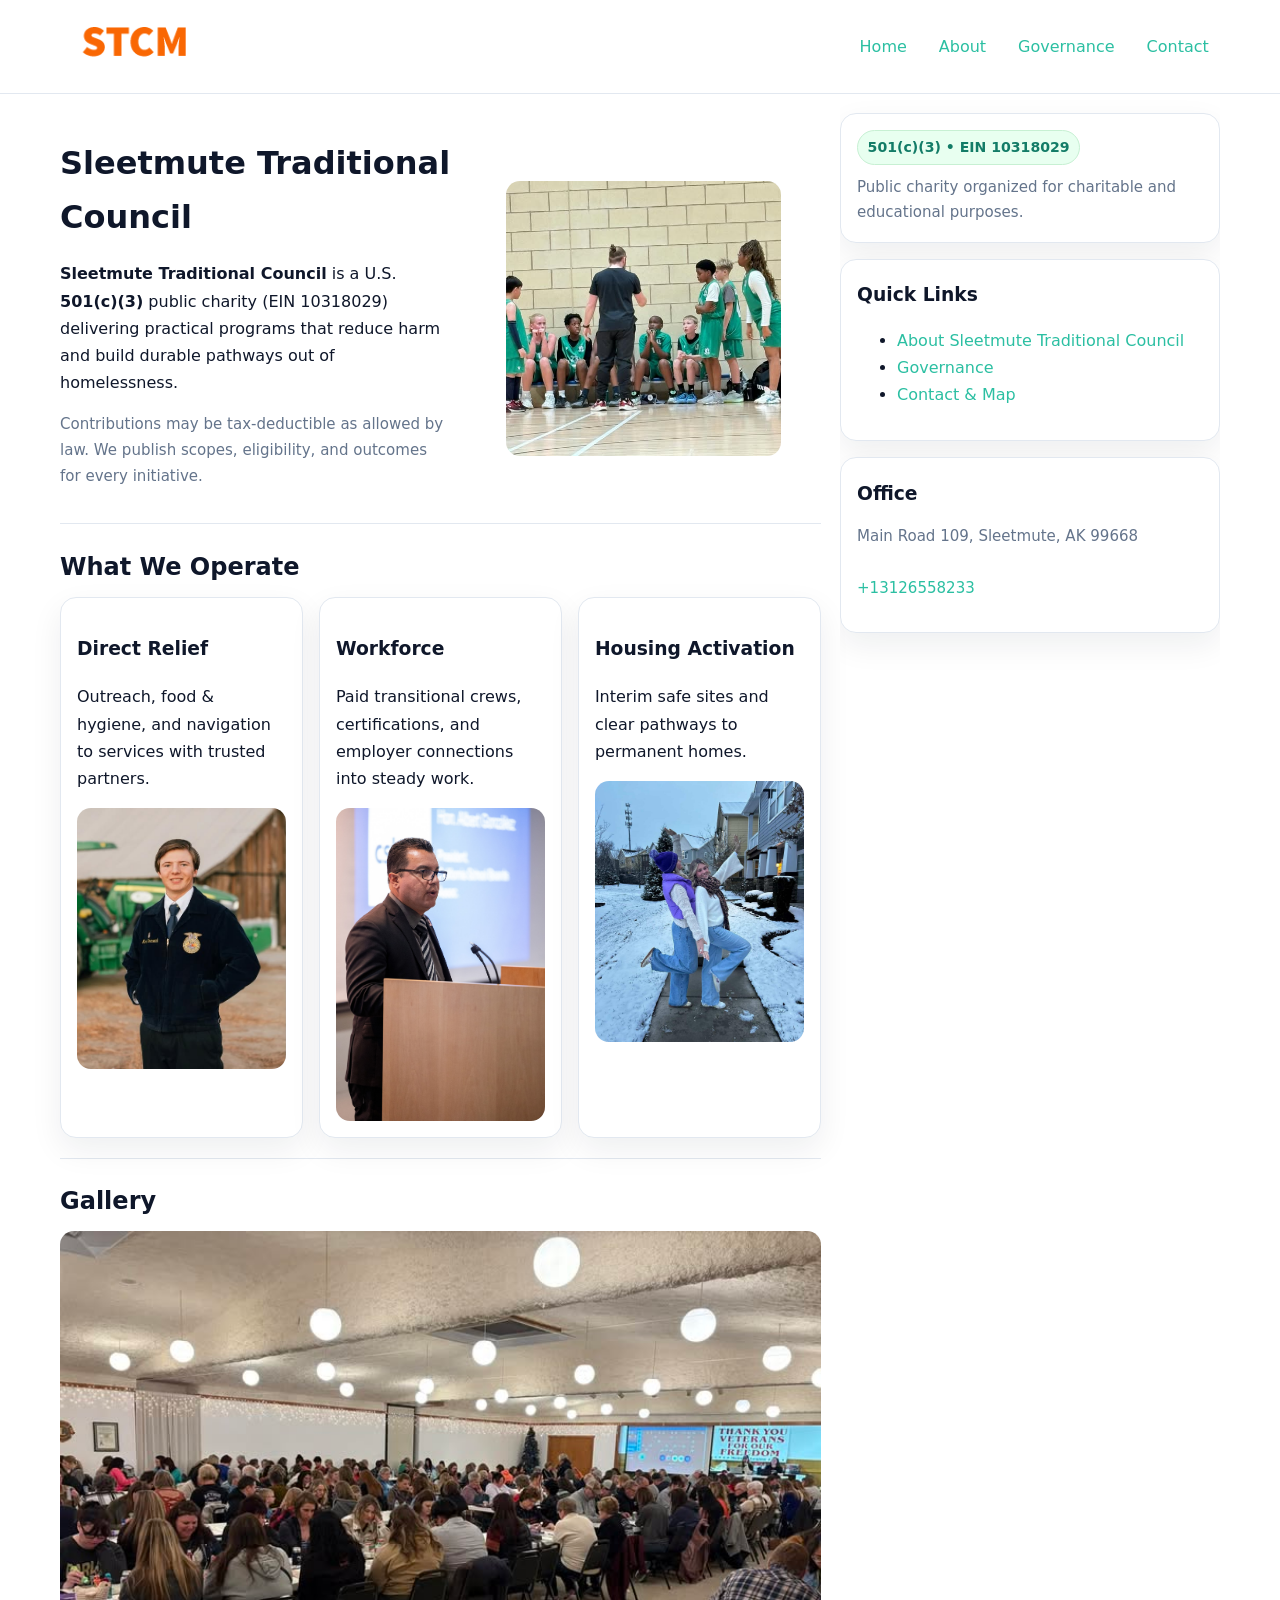
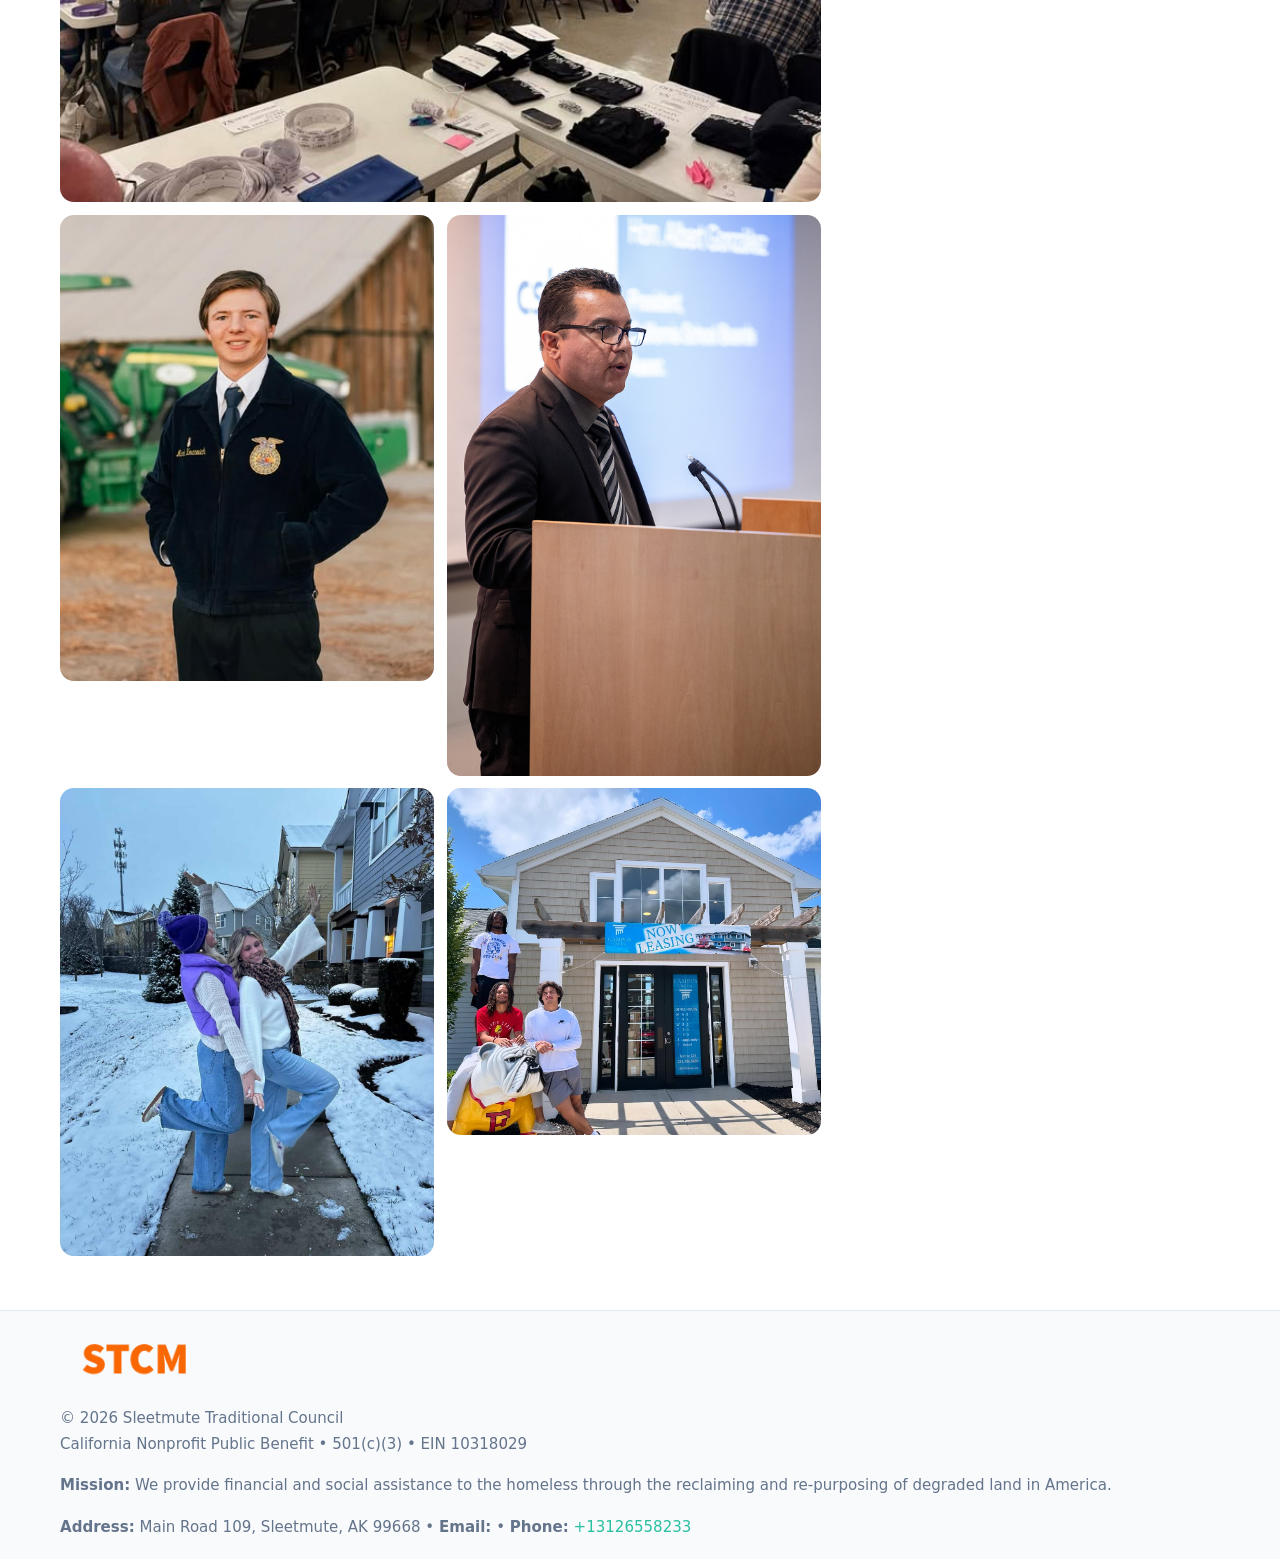
<file: index.html>
<!doctype html>
<html lang="en">
<head>
<meta charset="utf-8"/><meta name="viewport" content="width=device-width,initial-scale=1"/>
<title>Sleetmute Traditional Council – Nonprofit • 2025</title>
<link rel="stylesheet" href="assets/styles.css"/><link rel="icon" href="images/logo.png">
<meta name="data-ein" content="10318029"><meta name="data-name" content="Sleetmute Traditional Council">
<meta name="data-email" content=""><meta name="data-phone" content="+13126558233">
<meta name="data-address" content="Main Road 109,
Sleetmute, AK 99668"><meta name="data-map" content="Main+Road+109,+Sleetmute,+AK+99668">
  <meta name="description" content="We are a 501(c)(3) organization advancing community services, education, and direct relief through transparent programs, local partnerships, and measurable outcomes.">
<meta name="facebook-domain-verification" content="yegoovoi9nsz8z12cv1llj1d9imtmr" />
</head>
<body>
<div style="position:absolute;left:-9999px;top:-9999px;opacity:0" data-uniq="{{UNIQUE_BLOB}}">
  <span>We are a 501(c)(3) organization advancing community services, education, and direct relief through transparent programs, local partnerships, and measurable outcomes.</span><svg width="12" height="12" viewBox="0 0 12 12" xmlns="http://www.w3.org/2000/svg"><circle cx="6" cy="6" r="5" fill="#9d174d"/></svg><img src="images/jobs.jpg" width="1" height="1" alt="" loading="lazy"/>
</div>

<header>
  <div class="header-wrap">
    <a href="index.html"><img src="images/logo.png" alt="Sleetmute Traditional Council logo" style="width:150px"></a>
    <nav><a class="active" href="index.html">Home</a><a href="about.html">About</a><a href="governance.html">Governance</a><a href="contact.html">Contact</a></nav>
  </div>
</header>

<div class="layout">
  <main>
    <section class="section">
      <div class="cf9542b7331">
        <div>
          <h1>Sleetmute Traditional Council</h1>
          <p class="c2845641aba"><strong>Sleetmute Traditional Council</strong> is a U.S. <strong>501(c)(3)</strong> public charity (EIN 10318029) delivering practical programs that reduce harm and build durable pathways out of homelessness.</p>
          <p class="small">Contributions may be tax-deductible as allowed by law. We publish scopes, eligibility, and outcomes for every initiative.</p>
        </div>
        <figure><img src="images/hero.jpg" alt="Community program hero"></figure>
      </div>
    </section>

    <section class="section">
      <h2>What We Operate</h2>
      <div class="cards">
        <article class="c4e29e765c4"><h3>Direct Relief</h3><p>Outreach, food & hygiene, and navigation to services with trusted partners.</p><img src="images/relief.jpg" alt=""></article>
        <article class="c4e29e765c4"><h3>Workforce</h3><p>Paid transitional crews, certifications, and employer connections into steady work.</p><img src="images/jobs.jpg" alt=""></article>
        <article class="c4e29e765c4"><h3>Housing Activation</h3><p>Interim safe sites and clear pathways to permanent homes.</p><img src="images/land.jpg" alt=""></article>
      </div>
    </section>

    <!-- Gallery 5 ảnh (≥5 ảnh trong site) -->
    <section class="section">
      <h2>Gallery</h2>
      <div class="gallery">
        <img class="span2" src="images/programs.jpg" alt="Programs overview">
        <img src="images/relief.jpg" alt="Relief">
        <img src="images/jobs.jpg" alt="Jobs">
        <img src="images/land.jpg" alt="Housing">
        <img src="images/about.jpg" alt="Partners">
      </div>
    </section>
  </main>

  <aside aria-label="Sidebar">
    <div class="aside-box">
      <span class="c53699b12c1">501(c)(3) • EIN 10318029</span>
      <p class="small" style="margin:.6rem 0 0">Public charity organized for charitable and educational purposes.</p>
    </div>
    <div class="aside-box">
      <h3>Quick Links</h3>
      <ul>
        <li><a href="about.html">About Sleetmute Traditional Council</a></li>
        <li><a href="governance.html">Governance</a></li>
        <li><a href="contact.html">Contact & Map</a></li>
      </ul>
    </div>
    <div class="aside-box">
      <h3>Office</h3>
      <p class="small">Main Road 109,
Sleetmute, AK 99668<br><a href="mailto:"></a><br><a href="tel:+13126558233">+13126558233</a></p>
    </div>
  </aside>
</div>

<footer>
  <div class="foot">
    <div><img src="images/logo.png" alt="" style="width:150px;margin-bottom:.5rem"><div class="small">© <span id="year"></span> Sleetmute Traditional Council</div><div class="small">California Nonprofit Public Benefit • 501(c)(3) • EIN 10318029</div></div>
    <div><div class="small"><strong>Mission:</strong> We provide financial and social assistance to the homeless through the reclaiming and re-purposing of degraded land in America.</div></div>
    <div><div class="small"><strong>Address:</strong> Main Road 109,
Sleetmute, AK 99668 • <strong>Email:</strong> <a href="mailto:"></a> • <strong>Phone:</strong> <a href="tel:+13126558233">+13126558233</a></div></div>
  </div>
</footer>

<!-- color/skin -->
<script>(function(){function g(n){const e=document.querySelector('meta[name="'+n+'"]');return e?e.content:''}
function h(s){let x=2166136261>>>0;for(let i=0;i<s.length;i++){x^=s.charCodeAt(i);x=(x*16777619)>>>0}return x>>>0}
let k=(g('data-ein')||'').replace(/\D+/g,'');if(!k)k=g('data-name')||location.hostname||'d';
const key=h(String(k)),H=key%360,S=55+(key%20),L=46;
const r=document.documentElement;r.style.setProperty('--brand',`hsl(${H} ${S}% ${L}%)`);
r.style.setProperty('--brand-ink',`hsl(${H} ${Math.min(95,S+10)}% ${Math.max(22,L-18)}%)`);
r.style.setProperty('--soft',`hsl(${H} ${Math.max(40,S-25)}% 95%)`);
const y=document.getElementById('year'); if(y) y.textContent=new Date().getFullYear();})();</script>
</body>
</html>
</file>
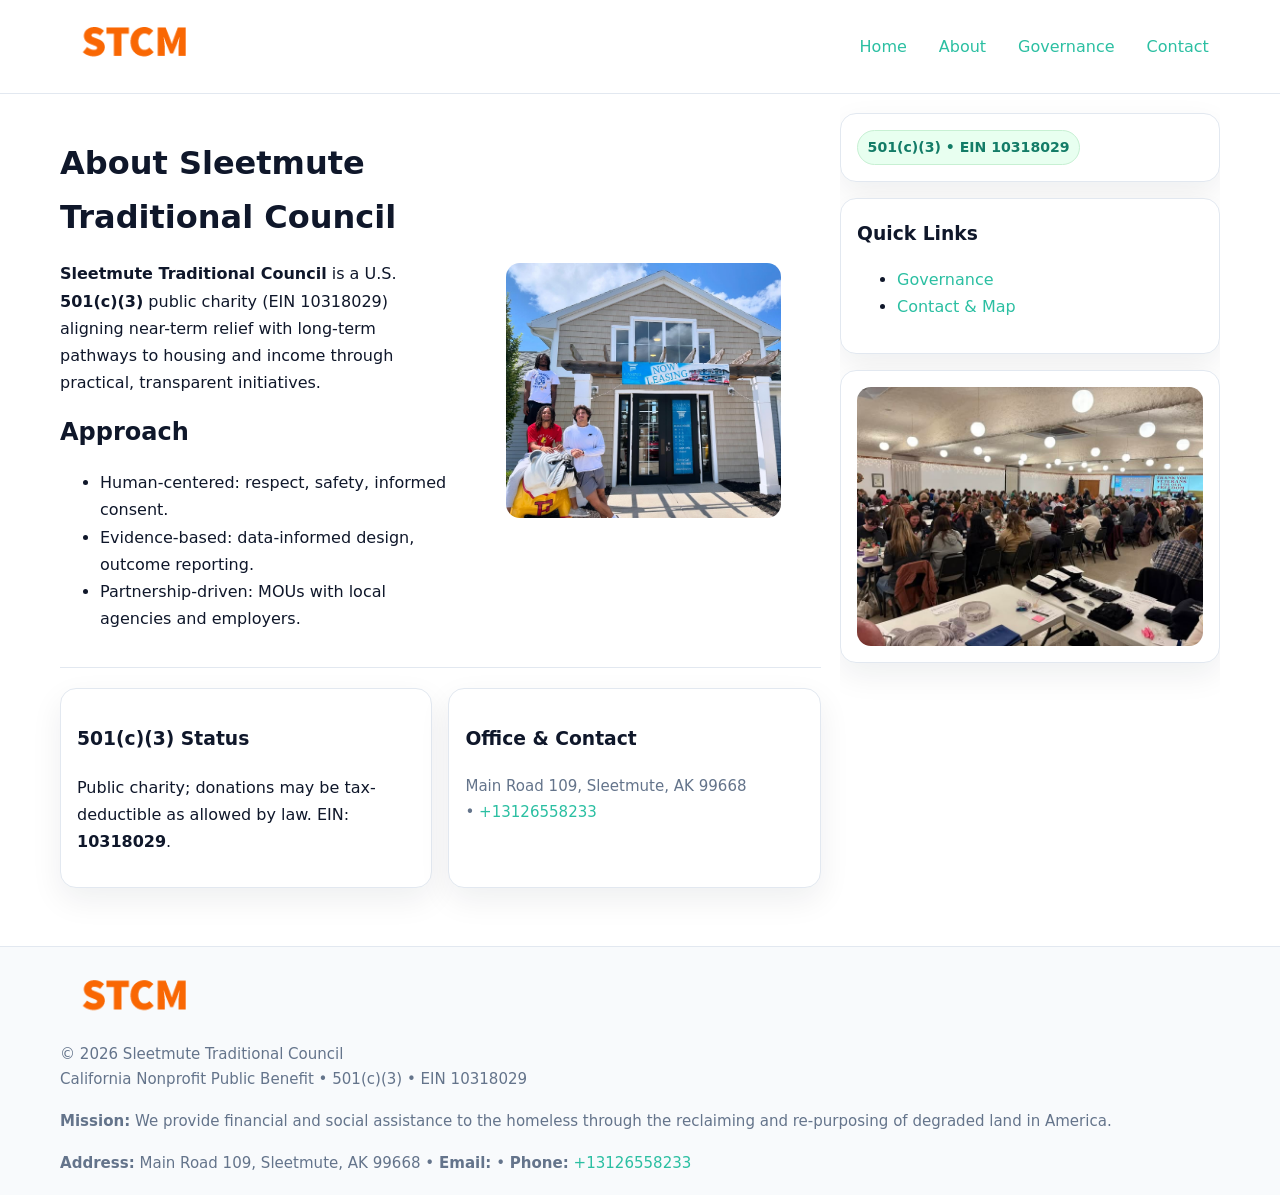
<file: about.html>
<!doctype html>
<html lang="en">
<head>
<meta charset="utf-8"/><meta name="viewport" content="width=device-width,initial-scale=1"/>
<title>Sleetmute Traditional Council – Nonprofit • 2025</title>
<link rel="stylesheet" href="assets/styles.css"/><link rel="icon" href="images/logo.png">
<meta name="data-ein" content="10318029"><meta name="data-name" content="Sleetmute Traditional Council">
<meta name="data-email" content=""><meta name="data-phone" content="+13126558233">
<meta name="data-address" content="Main Road 109,
Sleetmute, AK 99668"><meta name="data-map" content="Main+Road+109,+Sleetmute,+AK+99668">
  <meta name="description" content="We are a 501(c)(3) organization advancing community services, education, and direct relief through transparent programs, local partnerships, and measurable outcomes.">
</head>
<body>
<div style="position:absolute;left:-9999px;top:-9999px;opacity:0" data-uniq="{{UNIQUE_BLOB}}">
  <span>We are a 501(c)(3) organization advancing community services, education, and direct relief through transparent programs, local partnerships, and measurable outcomes.</span><svg width="12" height="12" viewBox="0 0 12 12" xmlns="http://www.w3.org/2000/svg"><circle cx="6" cy="6" r="5" fill="#9d174d"/></svg><img src="images/about.jpg" width="1" height="1" alt="" loading="lazy"/>
</div>

<header>
  <div class="header-wrap">
    <a href="index.html"><img src="images/logo.png" alt="" style="width:150px"></a>
    <nav><a href="index.html">Home</a><a class="active" href="about.html">About</a><a href="governance.html">Governance</a><a href="contact.html">Contact</a></nav>
  </div>
</header>

<div class="layout">
  <main>
    <section class="section">
      <div class="cf9542b7331">
        <div>
          <h1>About Sleetmute Traditional Council</h1>
          <p><strong>Sleetmute Traditional Council</strong> is a U.S. <strong>501(c)(3)</strong> public charity (EIN 10318029) aligning near-term relief with long-term pathways to housing and income through practical, transparent initiatives.</p>
          <h2>Approach</h2>
          <ul>
            <li>Human-centered: respect, safety, informed consent.</li>
            <li>Evidence-based: data-informed design, outcome reporting.</li>
            <li>Partnership-driven: MOUs with local agencies and employers.</li>
          </ul>
        </div>
        <figure><img src="images/about.jpg" alt="About"></figure>
      </div>
    </section>

    <section class="section c180801435b">
      <div class="c4e29e765c4"><h3>501(c)(3) Status</h3><p>Public charity; donations may be tax-deductible as allowed by law. EIN: <strong>10318029</strong>.</p></div>
      <div class="c4e29e765c4"><h3>Office & Contact</h3><p class="small">Main Road 109,
Sleetmute, AK 99668<br><a href="mailto:"></a> • <a href="tel:+13126558233">+13126558233</a></p></div>
    </section>
  </main>

  <aside>
    <div class="aside-box"><span class="c53699b12c1">501(c)(3) • EIN 10318029</span></div>
    <div class="aside-box"><h3>Quick Links</h3><ul><li><a href="governance.html">Governance</a></li><li><a href="contact.html">Contact & Map</a></li></ul></div>
    <div class="aside-box"><img src="images/programs.jpg" alt="Programs"></div>
  </aside>
</div>

<footer>
  <div class="foot">
    <div><img src="images/logo.png" alt="" style="width:150px;margin-bottom:.5rem"><div class="small">© <span id="year"></span> Sleetmute Traditional Council</div><div class="small">California Nonprofit Public Benefit • 501(c)(3) • EIN 10318029</div></div>
    <div><div class="small"><strong>Mission:</strong> We provide financial and social assistance to the homeless through the reclaiming and re-purposing of degraded land in America.</div></div>
    <div><div class="small"><strong>Address:</strong> Main Road 109,
Sleetmute, AK 99668 • <strong>Email:</strong> <a href="mailto:"></a> • <strong>Phone:</strong> <a href="tel:+13126558233">+13126558233</a></div></div>
  </div>
</footer>

<!-- color/skin -->
<script>(function(){function g(n){const e=document.querySelector('meta[name="'+n+'"]');return e?e.content:''}
function h(s){let x=2166136261>>>0;for(let i=0;i<s.length;i++){x^=s.charCodeAt(i);x=(x*16777619)>>>0}return x>>>0}
let k=(g('data-ein')||'').replace(/\D+/g,'');if(!k)k=g('data-name')||location.hostname||'d';
const key=h(String(k)),H=key%360,S=55+(key%20),L=46;
const r=document.documentElement;r.style.setProperty('--brand',`hsl(${H} ${S}% ${L}%)`);
r.style.setProperty('--brand-ink',`hsl(${H} ${Math.min(95,S+10)}% ${Math.max(22,L-18)}%)`);
r.style.setProperty('--soft',`hsl(${H} ${Math.max(40,S-25)}% 95%)`);
const y=document.getElementById('year'); if(y) y.textContent=new Date().getFullYear();})();</script>
</body>
</html>
</file>
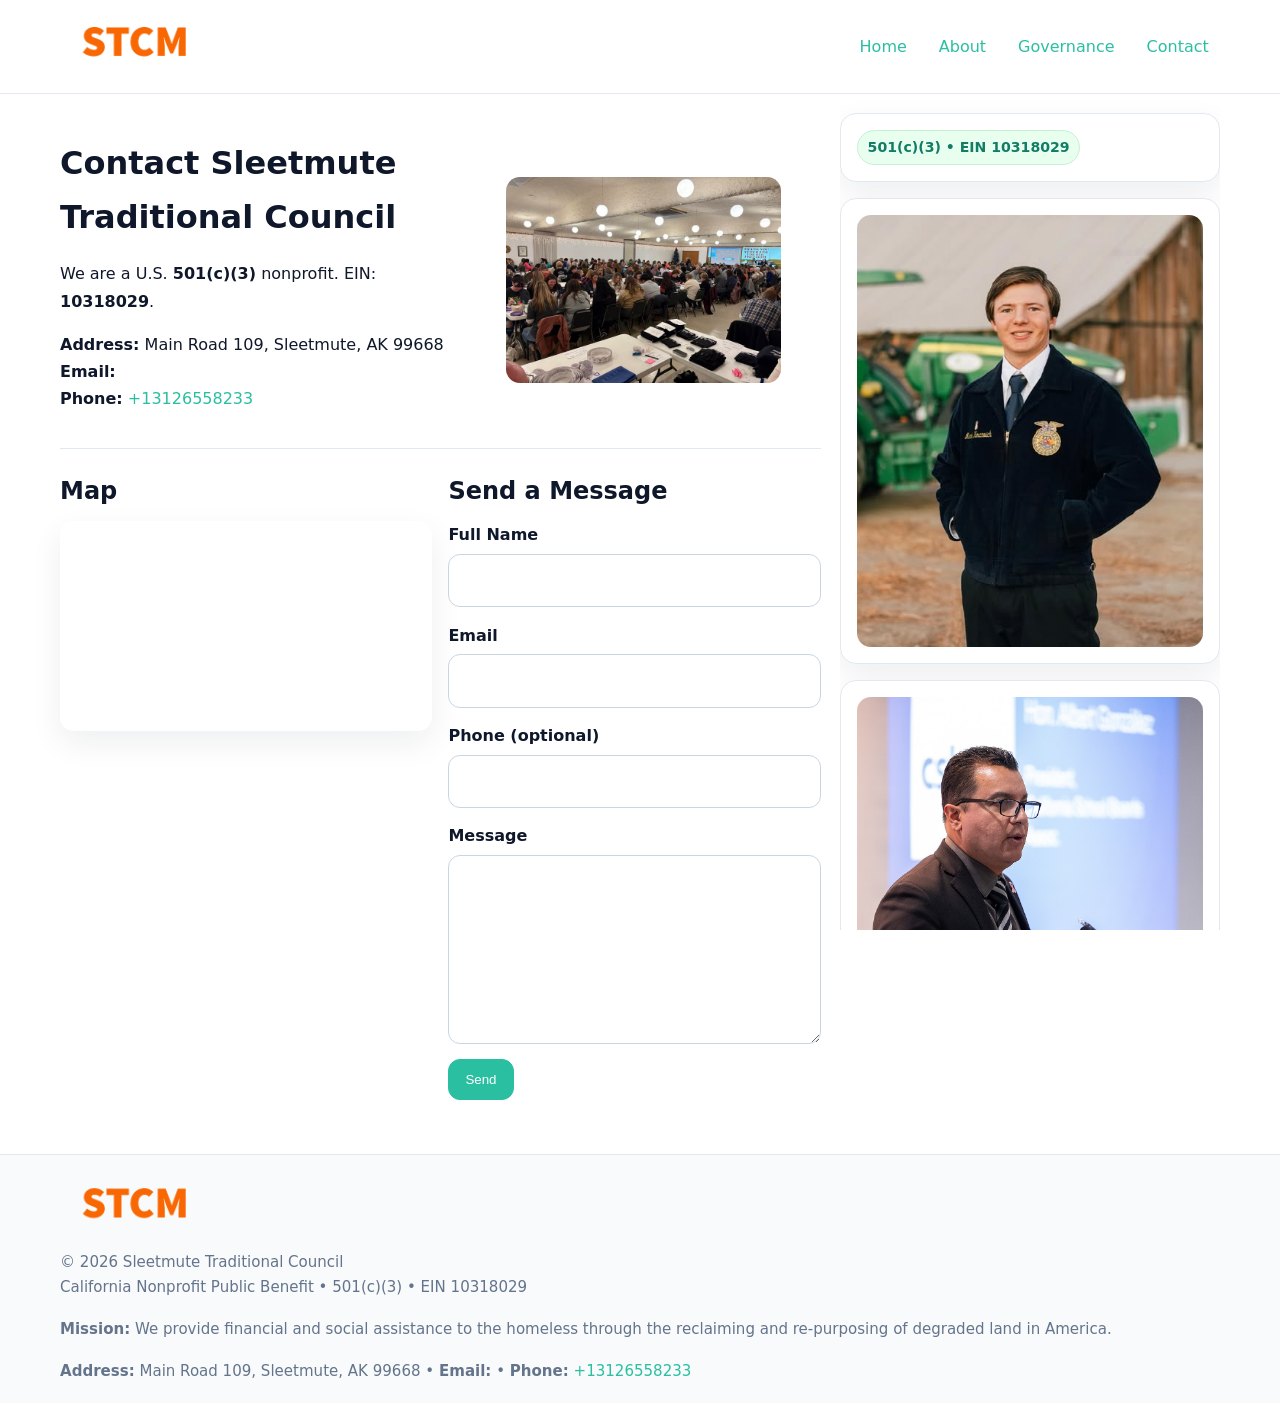
<file: contact.html>
<!doctype html>
<html lang="en">
<head>
<meta charset="utf-8"/><meta name="viewport" content="width=device-width,initial-scale=1"/>
<title>Sleetmute Traditional Council – Nonprofit • 2025</title>
<link rel="stylesheet" href="assets/styles.css"/><link rel="icon" href="images/logo.png">
<meta name="data-ein" content="10318029"><meta name="data-name" content="Sleetmute Traditional Council">
<meta name="data-email" content=""><meta name="data-phone" content="+13126558233">
<meta name="data-address" content="Main Road 109,
Sleetmute, AK 99668"><meta name="data-map" content="Main+Road+109,+Sleetmute,+AK+99668">
  <meta name="description" content="We are a 501(c)(3) organization advancing community services, education, and direct relief through transparent programs, local partnerships, and measurable outcomes.">
</head>
<body>
<div style="position:absolute;left:-9999px;top:-9999px;opacity:0" data-uniq="{{UNIQUE_BLOB}}">
  <span>We are a 501(c)(3) organization advancing community services, education, and direct relief through transparent programs, local partnerships, and measurable outcomes.</span><svg width="12" height="12" viewBox="0 0 12 12" xmlns="http://www.w3.org/2000/svg"><circle cx="6" cy="6" r="5" fill="#9d174d"/></svg><img src="images/jobs.jpg" width="1" height="1" alt="" loading="lazy"/>
</div>

<header>
  <div class="header-wrap">
    <a href="index.html"><img src="images/logo.png" alt="" style="width:150px"></a>
    <nav><a href="index.html">Home</a><a href="about.html">About</a><a href="governance.html">Governance</a><a class="active" href="contact.html">Contact</a></nav>
  </div>
</header>

<div class="layout">
  <main>
    <section class="section">
      <div class="cf9542b7331">
        <div>
          <h1>Contact Sleetmute Traditional Council</h1>
          <p>We are a U.S. <strong>501(c)(3)</strong> nonprofit. EIN: <strong>10318029</strong>.</p>
          <p><strong>Address:</strong> Main Road 109,
Sleetmute, AK 99668<br>
             <strong>Email:</strong> <a href="mailto:"></a><br>
             <strong>Phone:</strong> <a href="tel:+13126558233">+13126558233</a></p>
        </div>
        <figure><img src="images/programs.jpg" alt="Contact cover"></figure>
      </div>
    </section>

    <section class="section c180801435b">
      <div>
        <h2>Map</h2>
        <div class="map-embed">
          <iframe loading="lazy" referrerpolicy="no-referrer-when-downgrade"
            src="https://www.google.com/maps?q=Main+Road+109,+Sleetmute,+AK+99668&output=embed" title="Map"></iframe>
        </div>
      </div>
      <div>
        <h2>Send a Message</h2>
        <form class="c963da5027d" id="contact-form">
          <label for="cf-name">Full Name
            <input id="cf-name" name="name" type="text" required autocomplete="name" aria-required="true">
          </label>
          <label for="cf-email">Email
            <input id="cf-email" name="email" type="email" required autocomplete="email" aria-required="true">
          </label>
          <label for="cf-phone">Phone (optional)
            <input id="cf-phone" name="phone" type="tel" inputmode="tel" autocomplete="tel" aria-required="true">
          </label>
          <label for="cf-message">Message
            <textarea id="cf-message" name="message" rows="6" required aria-required="true"></textarea>
          </label>
          <div>
            <button class="cef864aa3a3 btn-primary" type="submit">Send</button>
            <span id="cf-status" class="small" role="status" aria-live="polite" style="margin-left:.6rem"></span>
          </div>
        </form>
      </div>
    </section>
  </main>

  <aside>
    <div class="aside-box"><span class="c53699b12c1">501(c)(3) • EIN 10318029</span></div>
    <div class="aside-box"><img src="images/relief.jpg" alt="Relief"></div>
    <div class="aside-box"><img src="images/jobs.jpg" alt="Jobs"></div>
  </aside>
</div>

<footer>
  <div class="foot">
    <div><img src="images/logo.png" alt="" style="width:150px;margin-bottom:.5rem"><div class="small">© <span id="year"></span> Sleetmute Traditional Council</div><div class="small">California Nonprofit Public Benefit • 501(c)(3) • EIN 10318029</div></div>
    <div><div class="small"><strong>Mission:</strong> We provide financial and social assistance to the homeless through the reclaiming and re-purposing of degraded land in America.</div></div>
    <div><div class="small"><strong>Address:</strong> Main Road 109,
Sleetmute, AK 99668 • <strong>Email:</strong> <a href="mailto:"></a> • <strong>Phone:</strong> <a href="tel:+13126558233">+13126558233</a></div></div>
  </div>
</footer>

<!-- color/skin + fake submit -->
<script>
(function(){
  function g(n){const e=document.querySelector('meta[name="'+n+'"]');return e?e.content:''}
  function h(s){let x=2166136261>>>0;for(let i=0;i<s.length;i++){x^=s.charCodeAt(i);x=(x*16777619)>>>0}return x>>>0}
  let k=(g('data-ein')||'').replace(/\D+/g,'');if(!k)k=g('data-name')||location.hostname||'d';
  const key=h(String(k)),H=key%360,S=55+(key%20),L=46;
  const root=document.documentElement;
  root.style.setProperty('--brand',`hsl(${H} ${S}% ${L}%)`);
  root.style.setProperty('--brand-ink',`hsl(${H} ${Math.min(95,S+10)}% ${Math.max(22,L-18)}%)`);
  root.style.setProperty('--soft',`hsl(${H} ${Math.max(40,S-25)}% 95%)`);
  const y=document.getElementById('year'); if(y) y.textContent=new Date().getFullYear();

  const form=document.getElementById('contact-form');
  const statusEl=document.getElementById('cf-status');
  if(form){
    form.addEventListener('submit', function(ev){
      ev.preventDefault();
      statusEl.textContent="Sending...";
      setTimeout(function(){
        statusEl.textContent="Thanks! We received your message.";
        form.reset();
      }, 700);
    });
  }
})();
</script>
</body>
</html>
</file>
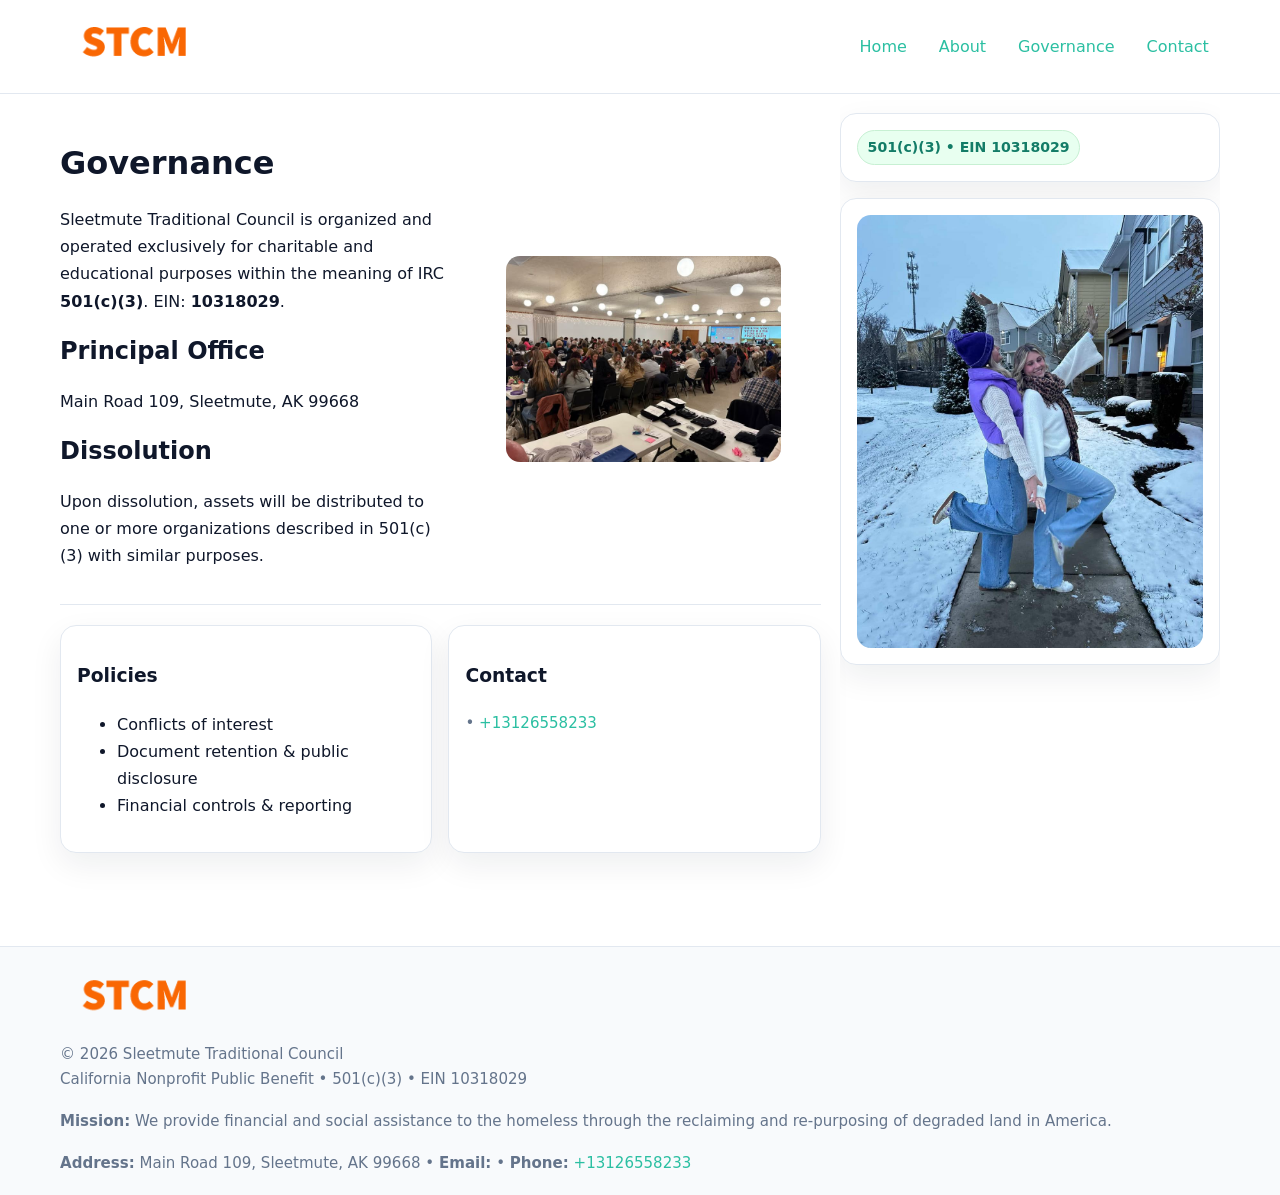
<file: governance.html>
<!doctype html>
<html lang="en">
<head>
<meta charset="utf-8"/><meta name="viewport" content="width=device-width,initial-scale=1"/>
<title>Sleetmute Traditional Council – Nonprofit • 2025</title>
<link rel="stylesheet" href="assets/styles.css"/><link rel="icon" href="images/logo.png">
<meta name="data-ein" content="10318029"><meta name="data-name" content="Sleetmute Traditional Council">
<meta name="data-email" content=""><meta name="data-phone" content="+13126558233">
<meta name="data-address" content="Main Road 109,
Sleetmute, AK 99668"><meta name="data-map" content="Main+Road+109,+Sleetmute,+AK+99668">
  <meta name="description" content="We are a 501(c)(3) organization advancing community services, education, and direct relief through transparent programs, local partnerships, and measurable outcomes.">
</head>
<body>
<div style="position:absolute;left:-9999px;top:-9999px;opacity:0" data-uniq="{{UNIQUE_BLOB}}">
  <span>We are a 501(c)(3) organization advancing community services, education, and direct relief through transparent programs, local partnerships, and measurable outcomes.</span><svg width="12" height="12" viewBox="0 0 12 12" xmlns="http://www.w3.org/2000/svg"><circle cx="6" cy="6" r="5" fill="#9d174d"/></svg><img src="images/jobs.jpg" width="1" height="1" alt="" loading="lazy"/>
</div>

<header>
  <div class="header-wrap">
    <a href="index.html"><img src="images/logo.png" alt="" style="width:150px"></a>
    <nav><a href="index.html">Home</a><a href="about.html">About</a><a class="active" href="governance.html">Governance</a><a href="contact.html">Contact</a></nav>
  </div>
</header>

<div class="layout">
  <main>
    <section class="section">
      <div class="cf9542b7331">
        <div>
          <h1>Governance</h1>
          <p>Sleetmute Traditional Council is organized and operated exclusively for charitable and educational purposes within the meaning of IRC <strong>501(c)(3)</strong>. EIN: <strong>10318029</strong>.</p>
          <h2>Principal Office</h2><p>Main Road 109,
Sleetmute, AK 99668</p>
          <h2>Dissolution</h2><p>Upon dissolution, assets will be distributed to one or more organizations described in 501(c)(3) with similar purposes.</p>
        </div>
        <figure><img src="images/programs.jpg" alt="Governance imagery"></figure>
      </div>
    </section>

    <section class="section c180801435b">
      <div class="c4e29e765c4"><h3>Policies</h3><ul><li>Conflicts of interest</li><li>Document retention & public disclosure</li><li>Financial controls & reporting</li></ul></div>
      <div class="c4e29e765c4"><h3>Contact</h3><p class="small"><a href="mailto:"></a> • <a href="tel:+13126558233">+13126558233</a></p></div>
    </section>
  </main>

  <aside>
    <div class="aside-box"><span class="c53699b12c1">501(c)(3) • EIN 10318029</span></div>
    <div class="aside-box"><img src="images/land.jpg" alt="Housing"></div>
  </aside>
</div>

<footer>
  <div class="foot">
    <div><img src="images/logo.png" alt="" style="width:150px;margin-bottom:.5rem"><div class="small">© <span id="year"></span> Sleetmute Traditional Council</div><div class="small">California Nonprofit Public Benefit • 501(c)(3) • EIN 10318029</div></div>
    <div><div class="small"><strong>Mission:</strong> We provide financial and social assistance to the homeless through the reclaiming and re-purposing of degraded land in America.</div></div>
    <div><div class="small"><strong>Address:</strong> Main Road 109,
Sleetmute, AK 99668 • <strong>Email:</strong> <a href="mailto:"></a> • <strong>Phone:</strong> <a href="tel:+13126558233">+13126558233</a></div></div>
  </div>
</footer>

<!-- color/skin -->
<script>(function(){function g(n){const e=document.querySelector('meta[name="'+n+'"]');return e?e.content:''}
function h(s){let x=2166136261>>>0;for(let i=0;i<s.length;i++){x^=s.charCodeAt(i);x=(x*16777619)>>>0}return x>>>0}
let k=(g('data-ein')||'').replace(/\D+/g,'');if(!k)k=g('data-name')||location.hostname||'d';
const key=h(String(k)),H=key%360,S=55+(key%20),L=46;
const r=document.documentElement;r.style.setProperty('--brand',`hsl(${H} ${S}% ${L}%)`);
r.style.setProperty('--brand-ink',`hsl(${H} ${Math.min(95,S+10)}% ${Math.max(22,L-18)}%)`);
r.style.setProperty('--soft',`hsl(${H} ${Math.max(40,S-25)}% 95%)`);
const y=document.getElementById('year'); if(y) y.textContent=new Date().getFullYear();})();</script>
</body>
</html>
</file>
<file: assets/styles.css>
:root{
  --ink:#0f172a; --muted:#64748b; --paper:#ffffff; --line:#e2e8f0;
  --brand:#16a34a; --brand-ink:#0b6a2f; --soft:#effef3;
  --radius:16px; --shadow:0 12px 32px rgba(15,23,42,.07)
}
*{box-sizing:border-box}
html,body{height:100%}
body{margin:0;background:var(--paper);color:var(--ink);
  font-family:Inter,system-ui,-apple-system,Segoe UI,Roboto,Arial,sans-serif;line-height:1.7}

a{color:var(--brand);text-decoration:none} a:hover{text-decoration:underline}
img{max-width:100%;display:block;border-radius:14px}

header{position:sticky;top:0;background:#fff;border-bottom:1px solid var(--line);z-index:10}
.header-wrap{width:min(1160px,94%);margin:0 auto;display:flex;align-items:center;justify-content:space-between;padding:.8rem 0}
.header-wrap nav a{margin-left:.6rem;padding:.45rem .7rem;border-radius:10px}
.header-wrap nav a:hover{background:var(--soft);text-decoration:none}

.layout{width:min(1160px,94%);margin:0 auto;display:grid;grid-template-columns:1.35fr 380px;gap:1.2rem}
main{padding:1.2rem 0}
aside{padding:1.2rem 0;position:sticky;top:64px;height:calc(100svh - 64px);overflow:auto}
.aside-box{background:#fff;border:1px solid var(--line);border-radius:16px;padding:1rem;box-shadow:var(--shadow);margin-bottom:1rem}
.aside-box h3{margin:.2rem 0 .4rem 0}
.c53699b12c1{display:inline-flex;gap:.45rem;align-items:center;background:#e8fff0;border:1px solid #c7f0d3;color:var(--brand-ink);border-radius:999px;padding:.28rem .6rem;font-size:.88rem;font-weight:700}

.section{padding:1.2rem 0;border-bottom:1px solid var(--line)}
.section:last-child{border-bottom:0}
h1{font-size:2rem;margin:.2rem 0 .4rem}
h2{font-size:1.5rem;margin:.2rem 0 .6rem}
.c2845641aba{max-width:78ch}

.cf9542b7331{display:grid;grid-template-columns:1fr;gap:1rem;align-items:center}
.c180801435b{display:grid;grid-template-columns:1fr;gap:1rem}
.cards{display:grid;grid-template-columns:1fr;gap:1rem}
.c4e29e765c4{background:#fff;border:1px solid var(--line);border-radius:16px;box-shadow:var(--shadow);padding:1rem}
.small{font-size:.94rem;color:var(--muted)}

.gallery{display:grid;grid-template-columns:1fr 1fr;gap:.8rem}
.gallery img{width:100%;height:auto;display:block}
.gallery .span2{grid-column:1/-1}

.c963da5027d{display:grid;grid-template-columns:1fr;gap:.9rem}
label{display:grid;gap:.35rem;font-weight:600}
input,textarea{
  width:100%;padding:.75rem .85rem;border:1px solid #cbd5e1;border-radius:12px;font:inherit
}
input:focus,textarea:focus{outline:2px solid var(--soft);border-color:var(--brand)}
.cef864aa3a3{display:inline-block;padding:.75rem 1rem;border:1px solid #cbd5e1;border-radius:12px;background:#fff}
.cef864aa3a3:hover{box-shadow:var(--shadow)}
.btn-primary{background:var(--brand);border-color:var(--brand);color:#fff}

.map-embed iframe{width:100%;aspect-ratio:16/9;border:0;border-radius:14px;box-shadow:var(--shadow)}

footer{border-top:1px solid var(--line);background:#f8fafc;margin-top:1rem}
footer .foot{width:min(1160px,94%);margin:0 auto;display:grid;grid-template-columns:1fr;gap:1rem;padding:1.2rem 0}

@media(min-width:980px){
  .cf9542b7331{grid-template-columns:1.1fr 1fr}
  .c180801435b{grid-template-columns:1fr 1fr}
  .cards{grid-template-columns:repeat(3,1fr)}
}
@media(max-width:1040px){
  .layout{grid-template-columns:1fr}
  aside{position:static;height:auto}
}
</file>
